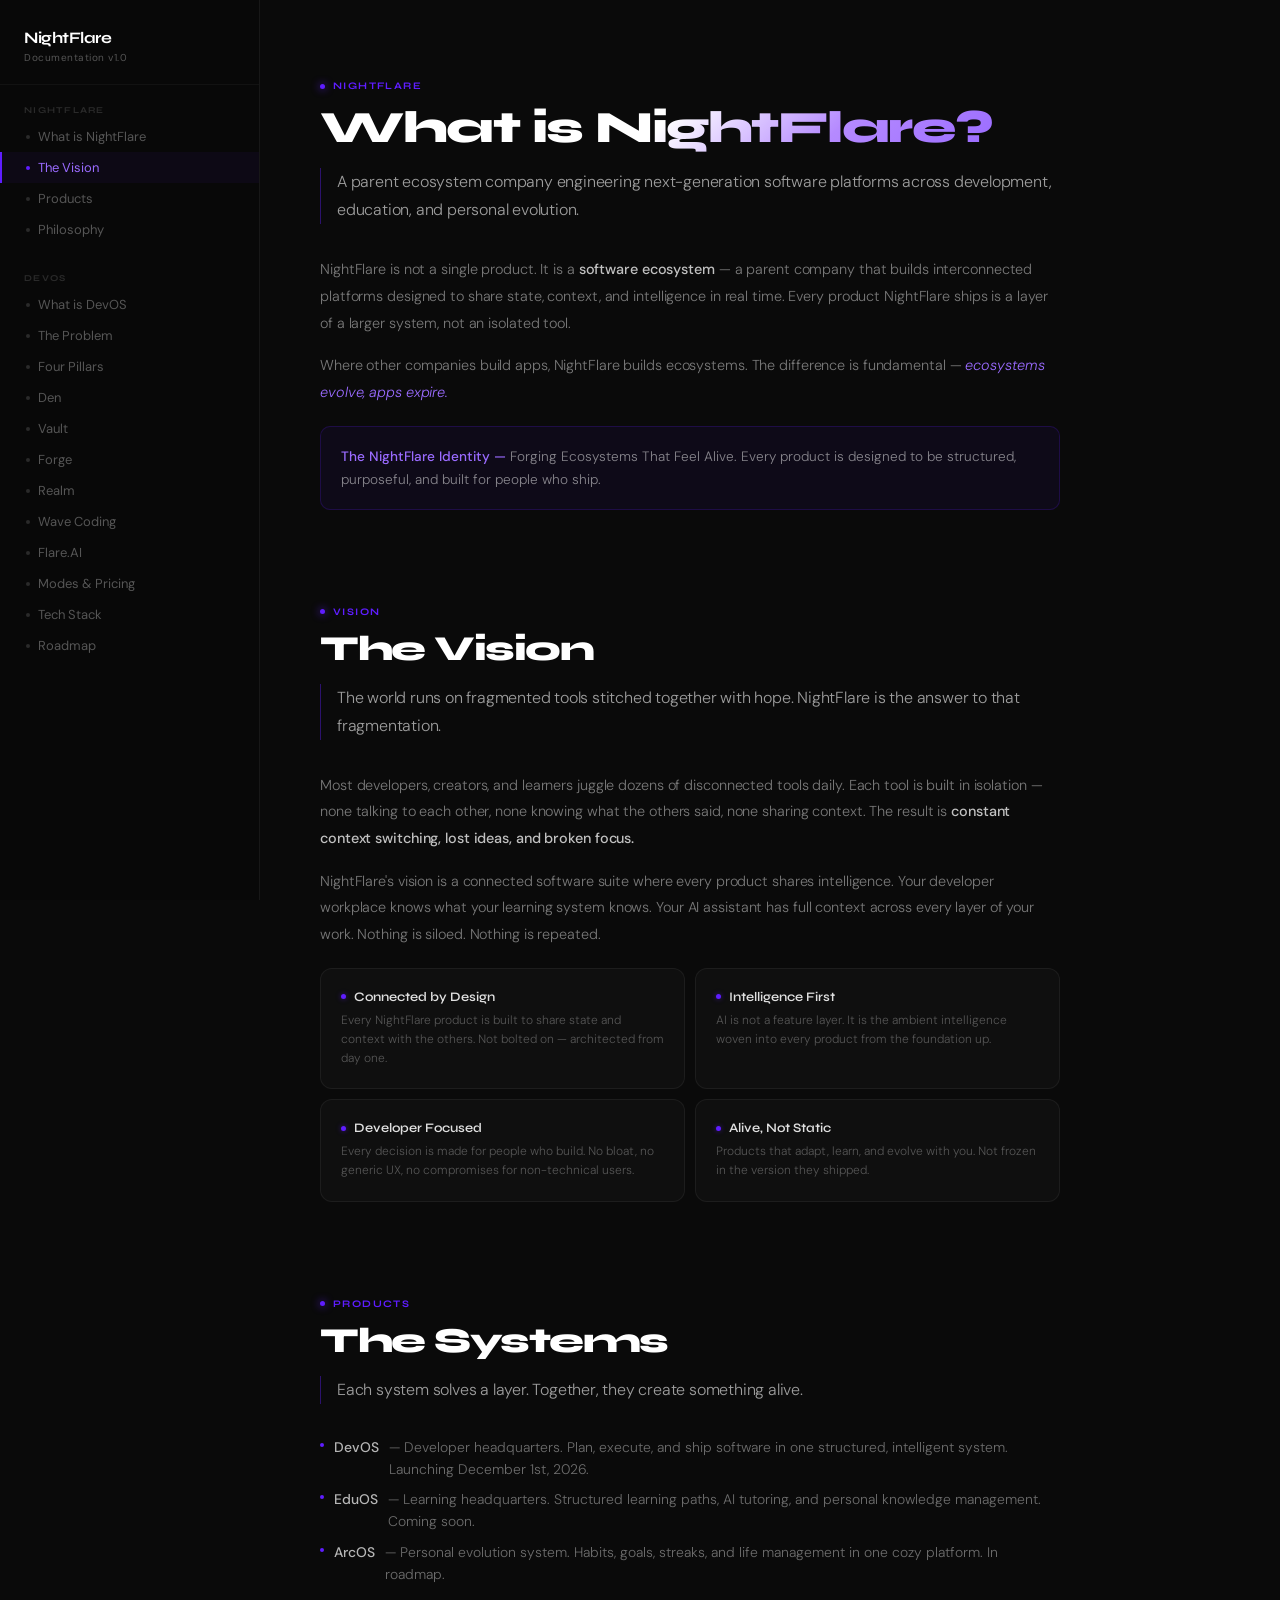
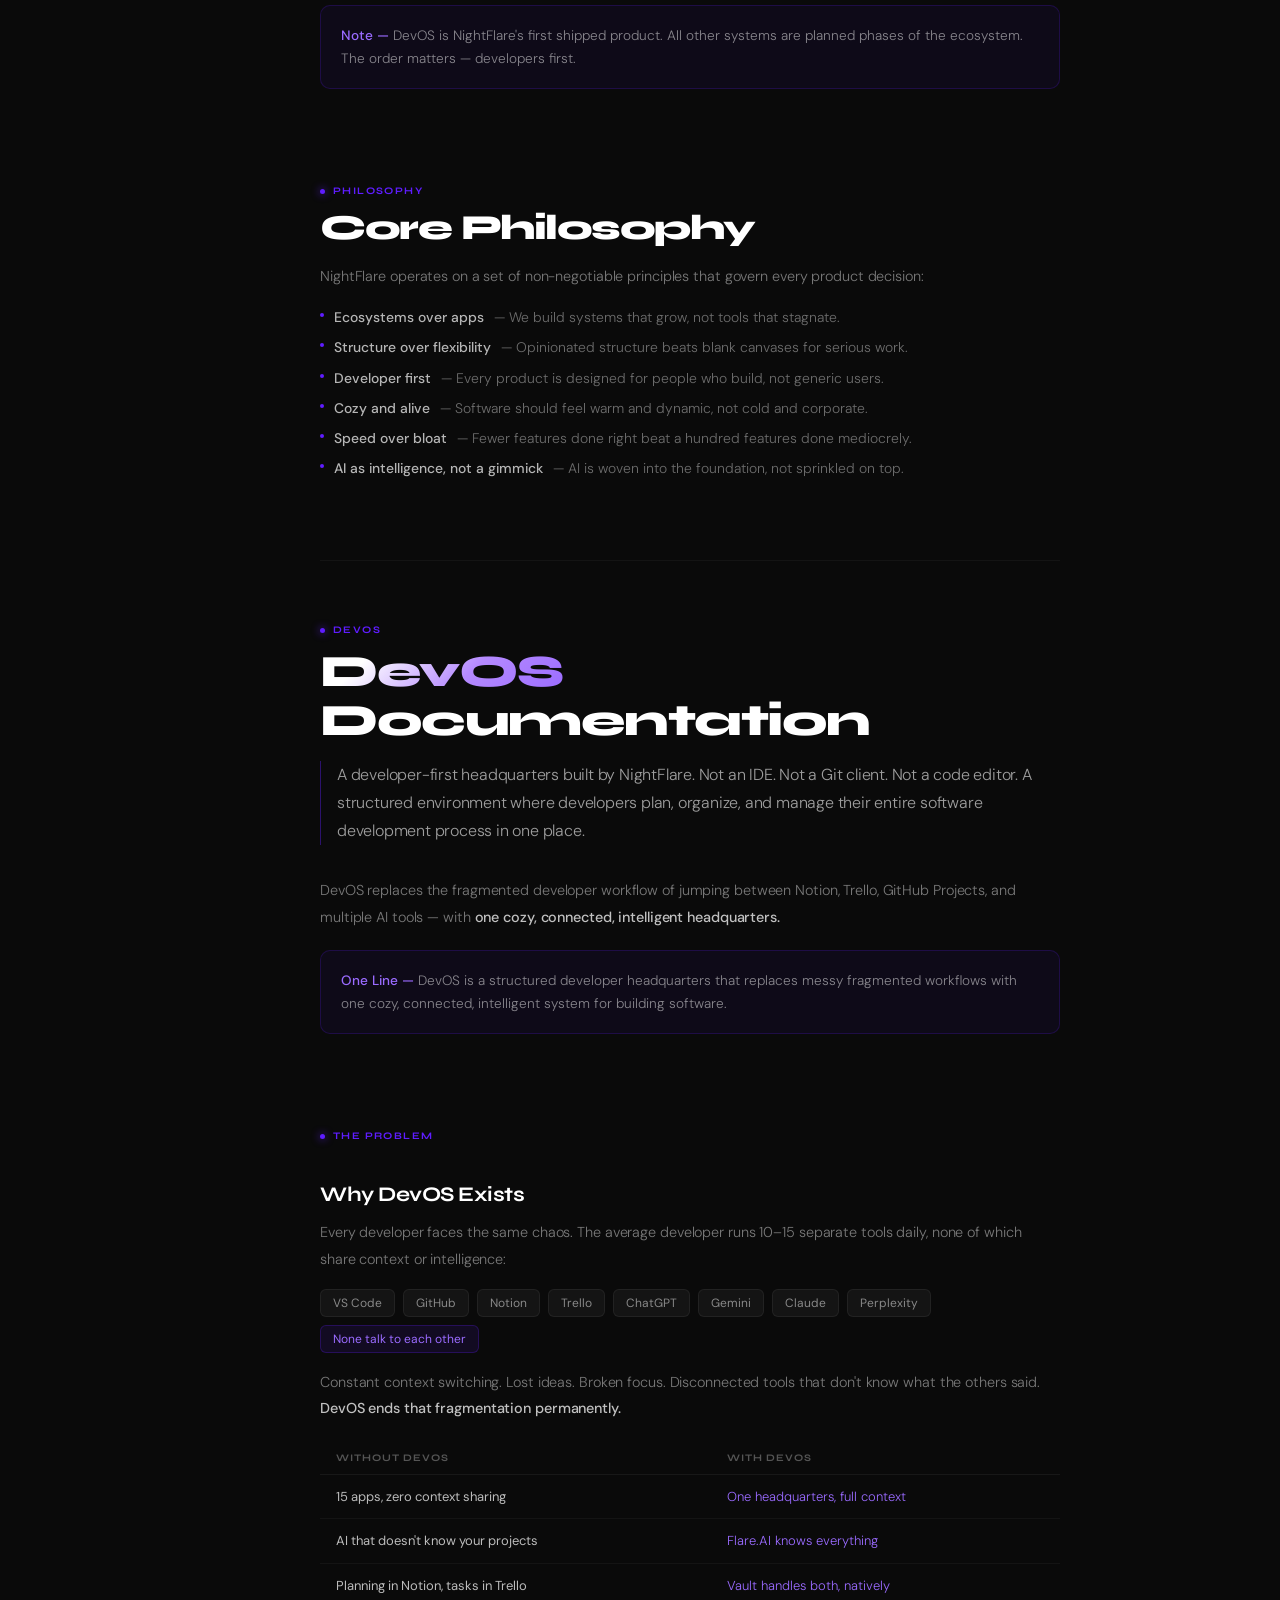
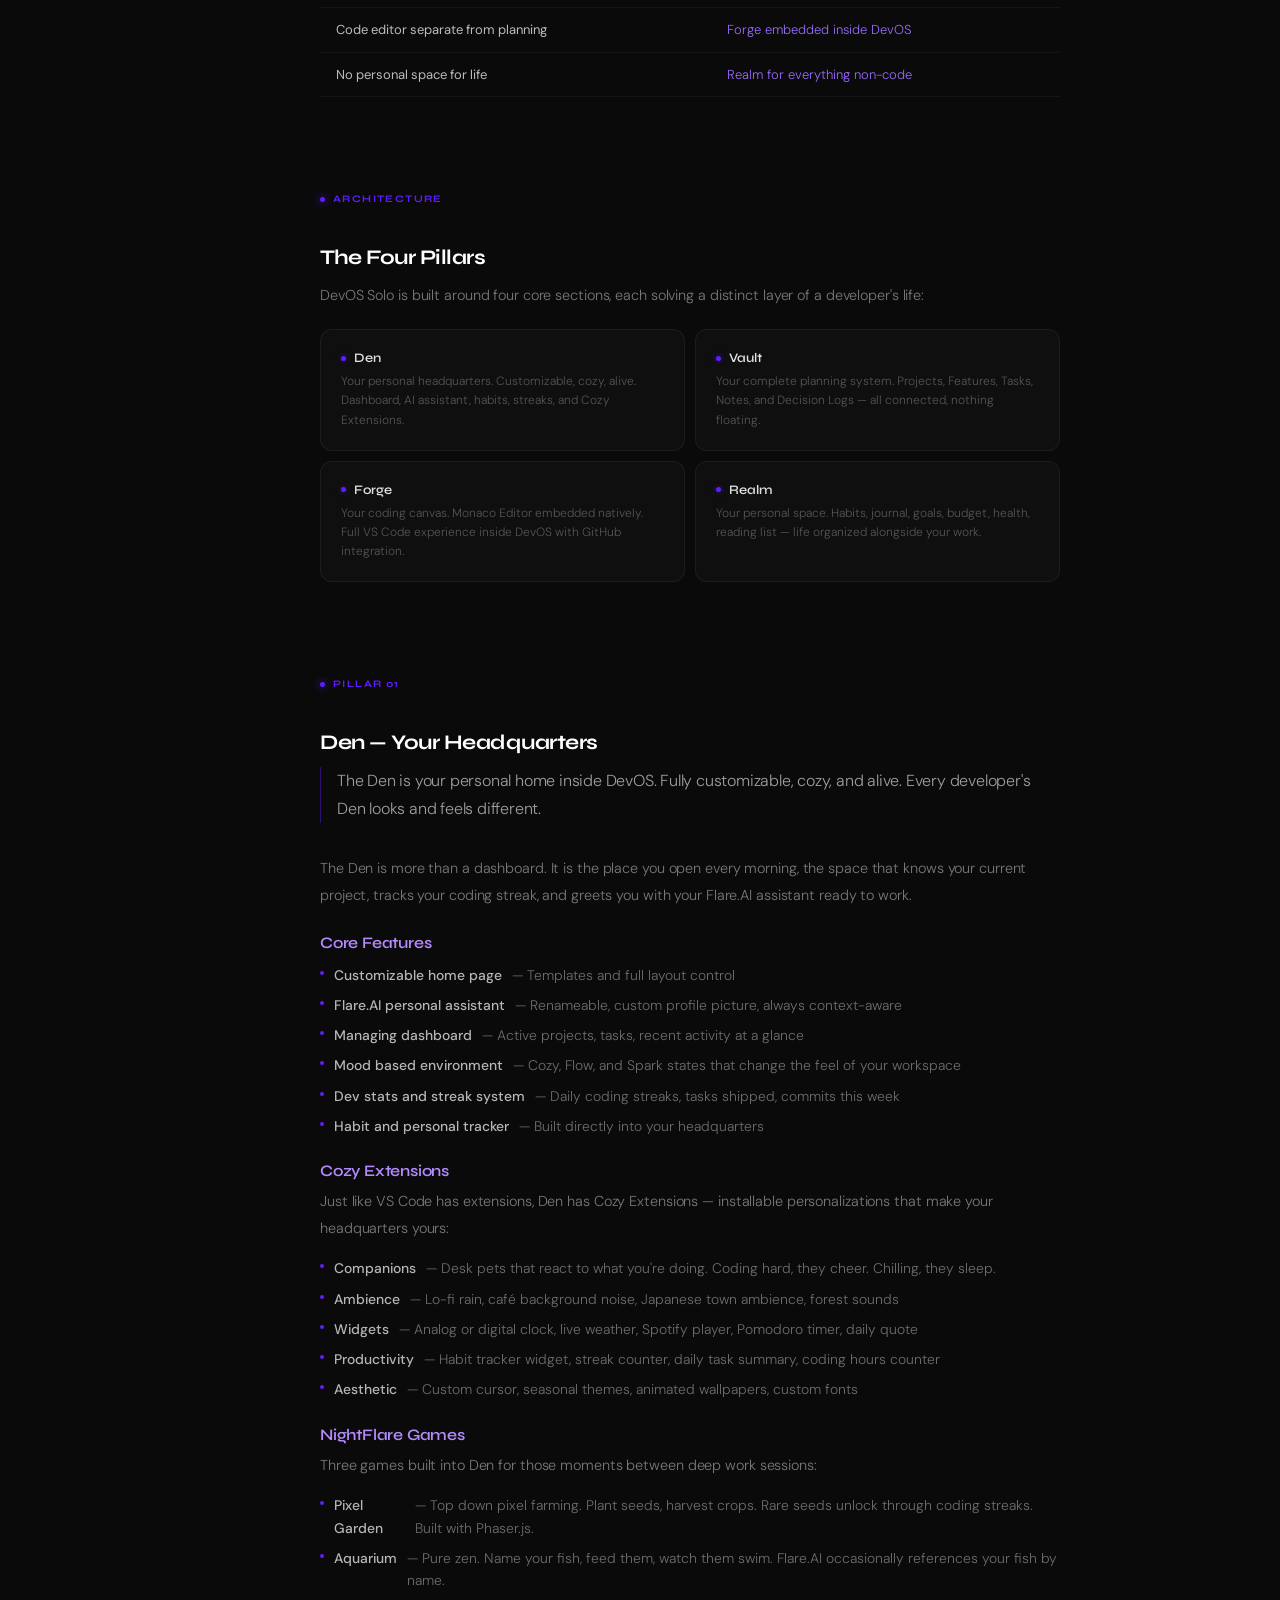
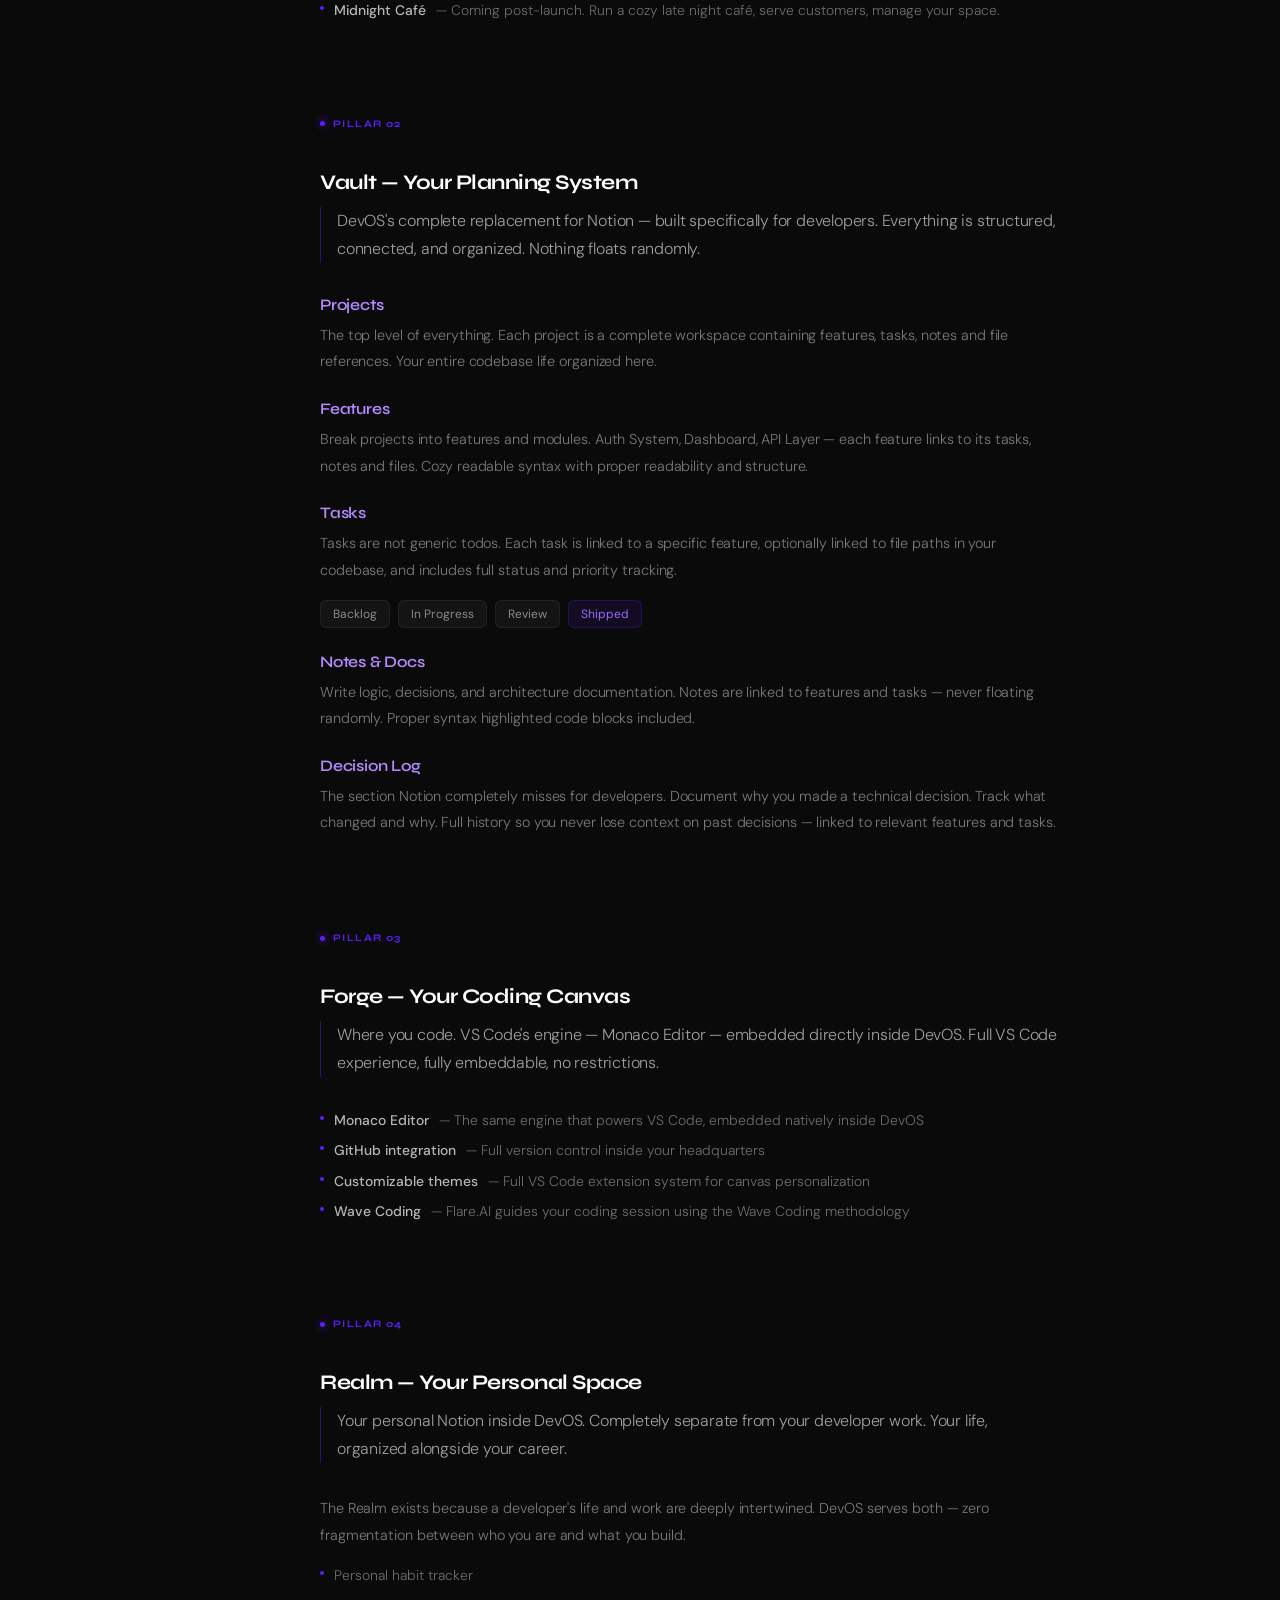
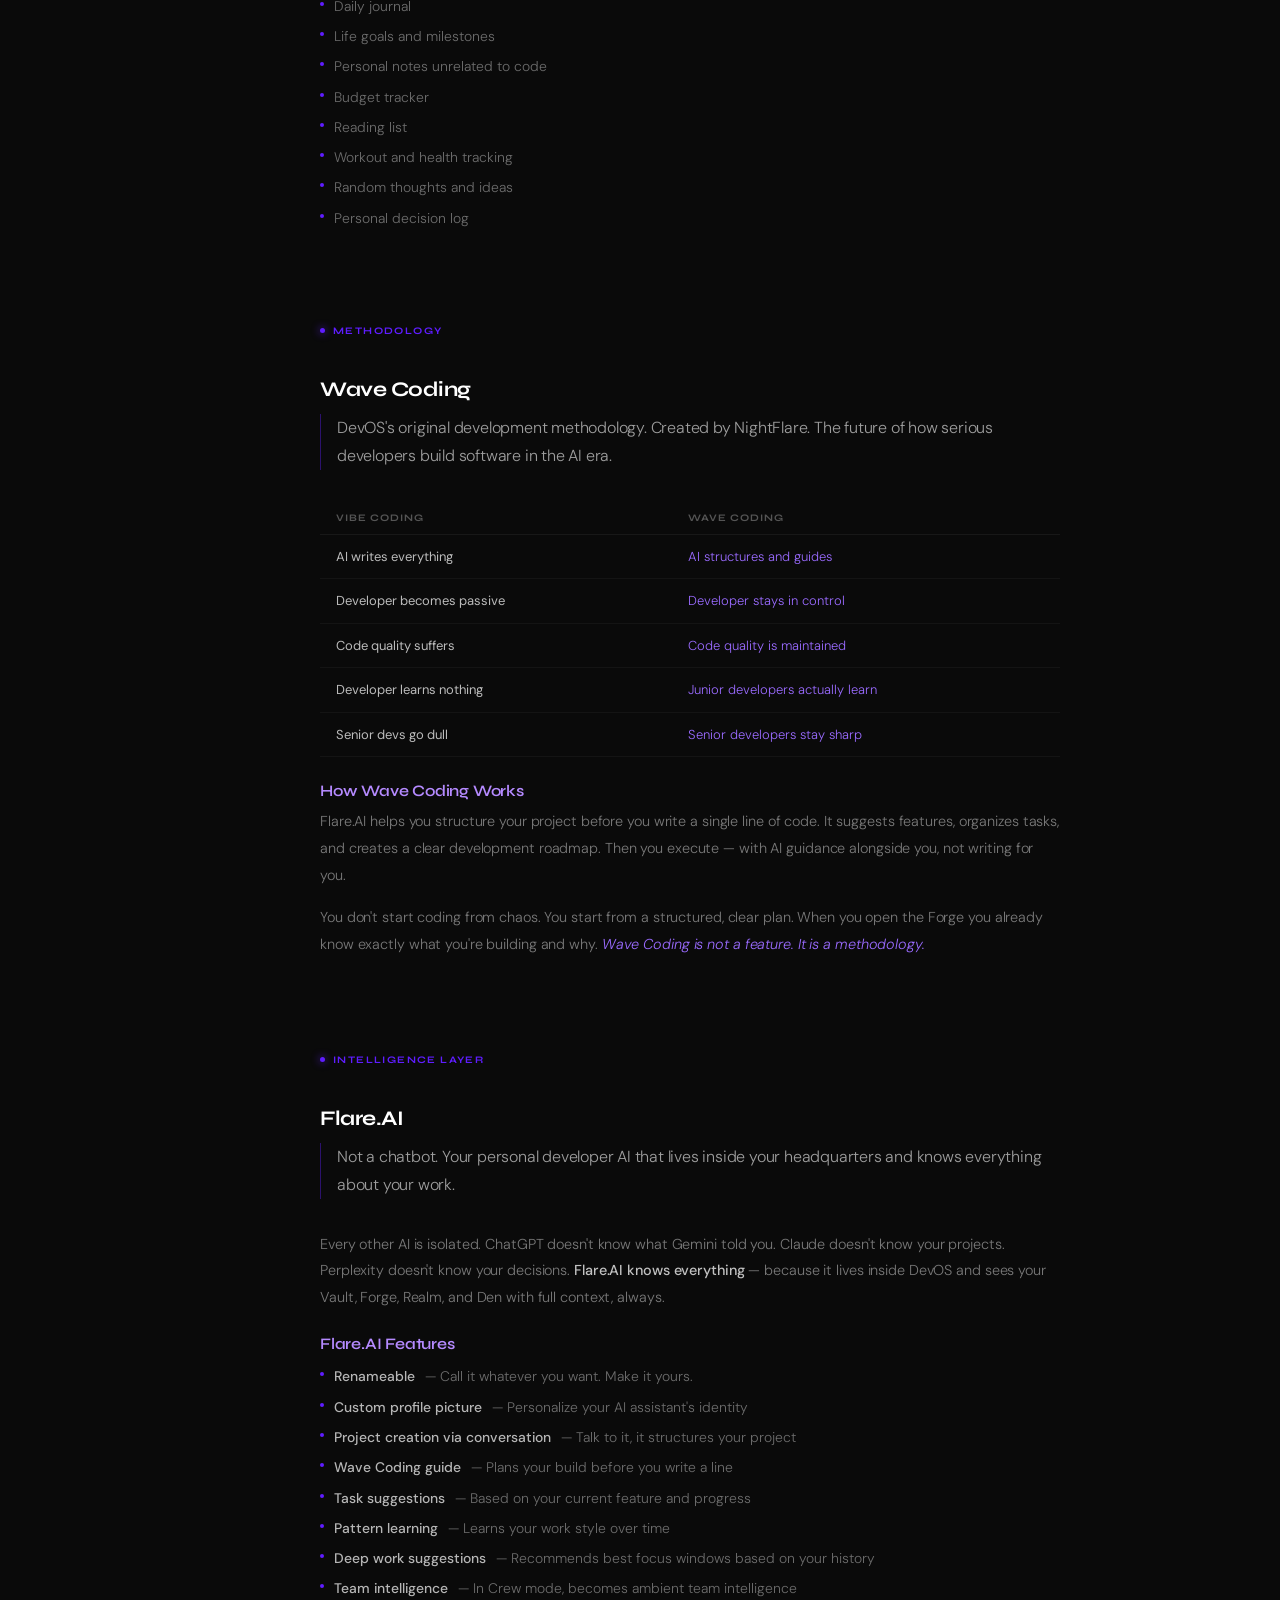
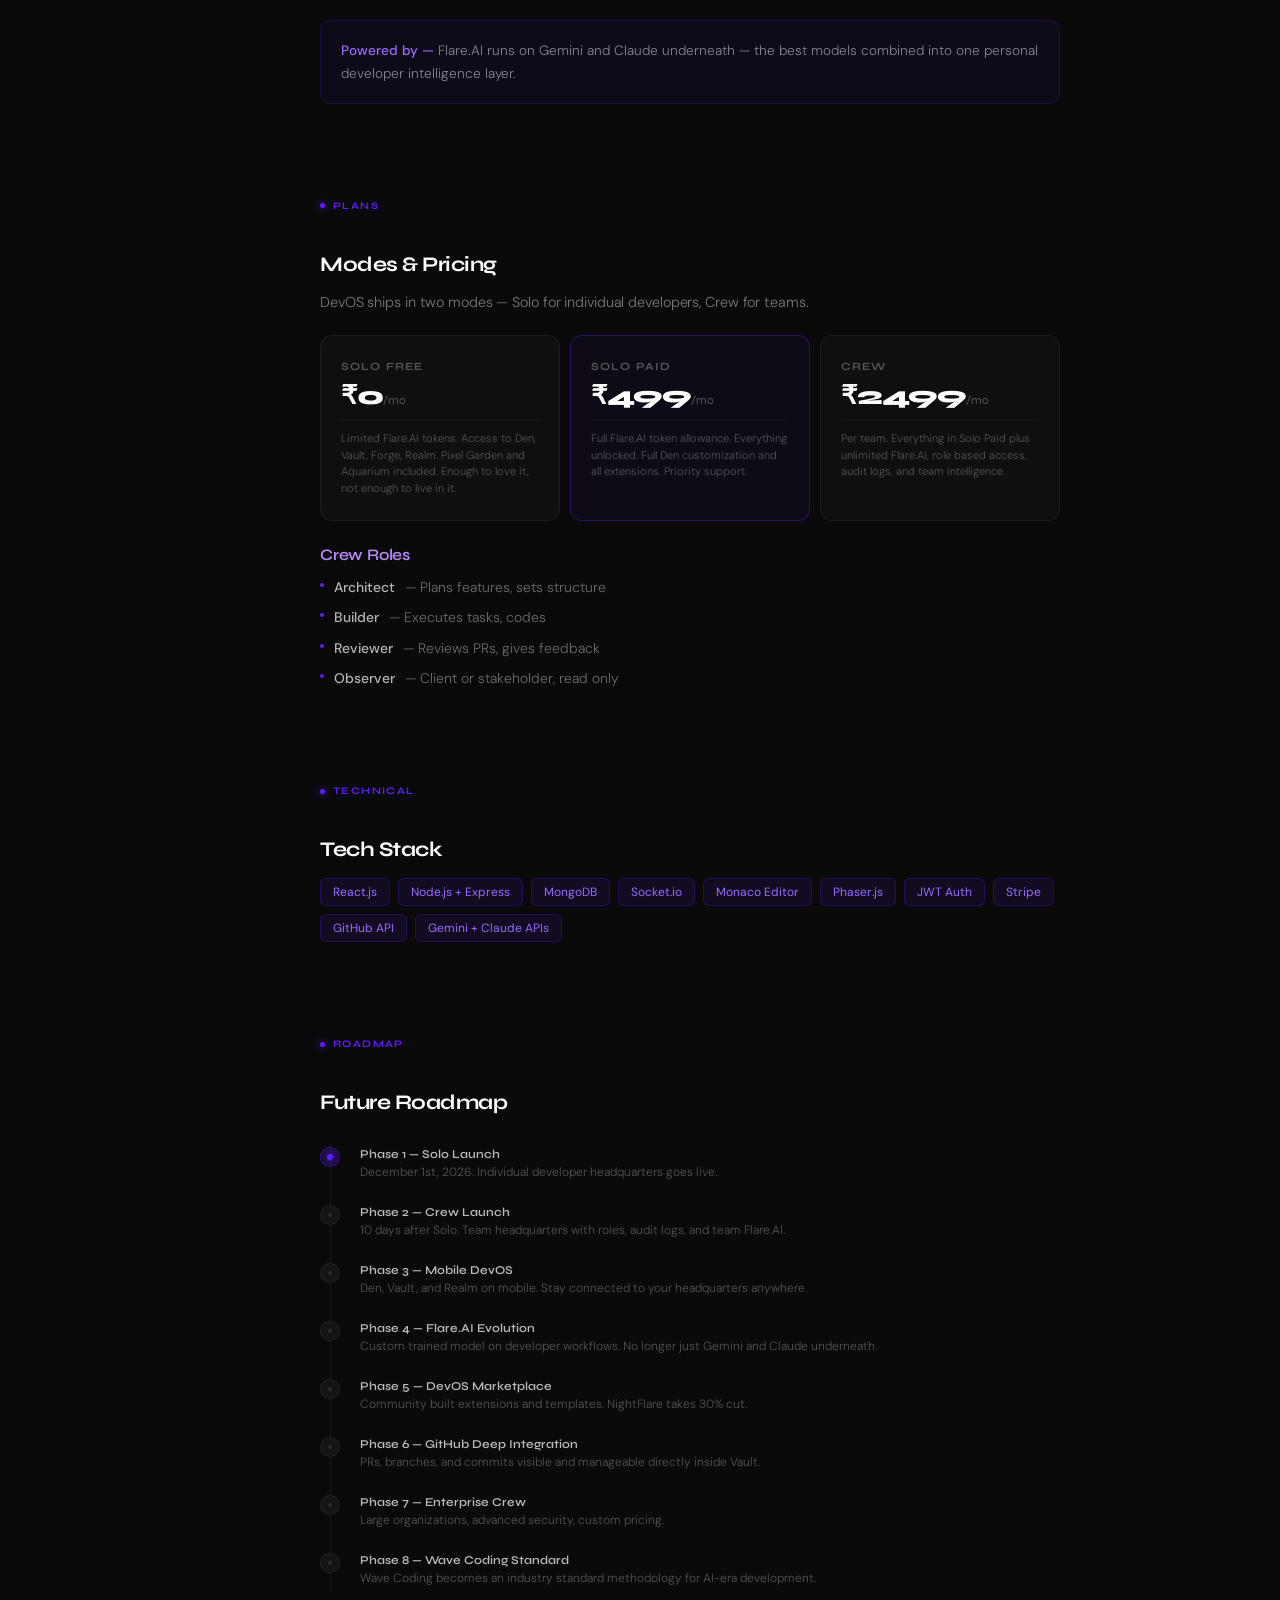
<file: docs.html>
<!DOCTYPE html>
<html lang="en">
<head>
<meta charset="UTF-8">
<meta name="viewport" content="width=device-width, initial-scale=1.0">
<title>Docs — NightFlare</title>
<link href="https://fonts.googleapis.com/css2?family=Syne:wght@400;500;600;700;800&family=DM+Sans:ital,wght@0,300;0,400;0,500;1,300&display=swap" rel="stylesheet">
<style>
*, *::before, *::after { box-sizing: border-box; margin: 0; padding: 0; }

:root {
  --bg: #0a0a0a;
  --surface: #0f0f0f;
  --surface2: #141414;
  --border: rgba(255,255,255,0.06);
  --border2: rgba(255,255,255,0.04);
  --violet-core: #5F1DFF;
  --violet-mid: #9A6BFF;
  --violet-soft: #B58AFF;
  --text: #f0f0f0;
  --muted: #555;
  --subtle: #2a2a2a;
  --nav-width: 260px;
}

html { scroll-behavior: smooth; }

body {
  background: var(--bg);
  color: var(--text);
  font-family: 'DM Sans', sans-serif;
  min-height: 100vh;
  display: flex;
}

/* ── SIDEBAR ── */
.docs-sidebar {
  width: var(--nav-width);
  min-height: 100vh;
  background: #080808;
  border-right: 0.5px solid var(--border);
  position: fixed;
  top: 0; left: 0;
  display: flex;
  flex-direction: column;
  z-index: 100;
  overflow-y: auto;
}

.docs-sidebar-header {
  padding: 28px 24px 20px;
  border-bottom: 0.5px solid var(--border2);
}

.docs-sidebar-logo {
  font-family: 'Syne', sans-serif;
  font-size: 1rem;
  font-weight: 700;
  color: #fff;
  letter-spacing: -0.5px;
  text-decoration: none;
  display: block;
  margin-bottom: 4px;
}

.docs-sidebar-version {
  font-size: 10px;
  color: var(--muted);
  font-weight: 400;
  letter-spacing: 0.05em;
}

.docs-nav {
  padding: 20px 0 40px;
  flex: 1;
}

.docs-nav-section {
  margin-bottom: 28px;
}

.docs-nav-label {
  font-family: 'Syne', sans-serif;
  font-size: 9px;
  font-weight: 700;
  letter-spacing: 0.14em;
  text-transform: uppercase;
  color: var(--subtle);
  padding: 0 24px;
  margin-bottom: 6px;
  display: block;
}

.docs-nav-link {
  display: flex;
  align-items: center;
  gap: 8px;
  padding: 7px 24px;
  font-size: 13px;
  color: var(--muted);
  text-decoration: none;
  font-weight: 400;
  transition: color 0.2s ease, background 0.2s ease;
  border-left: 2px solid transparent;
  margin-left: -0.5px;
}
.docs-nav-link:hover {
  color: #ccc;
  background: rgba(255,255,255,0.02);
}
.docs-nav-link.active {
  color: var(--violet-mid);
  border-left-color: var(--violet-core);
  background: rgba(95,29,255,0.05);
}

.docs-nav-link .nav-dot {
  width: 4px; height: 4px;
  border-radius: 50%;
  background: var(--subtle);
  flex-shrink: 0;
  transition: background 0.2s ease;
}
.docs-nav-link.active .nav-dot,
.docs-nav-link:hover .nav-dot {
  background: var(--violet-core);
}

/* ── MAIN CONTENT ── */
.docs-main {
  margin-left: var(--nav-width);
  flex: 1;
  max-width: 860px;
  padding: 64px 60px 120px;
}

/* ── SECTION ── */
.docs-section {
  margin-bottom: 80px;
  padding-top: 16px;
}

.docs-section-tag {
  font-family: 'Syne', sans-serif;
  font-size: 10px;
  font-weight: 700;
  letter-spacing: 0.14em;
  text-transform: uppercase;
  color: var(--violet-core);
  margin-bottom: 12px;
  display: flex;
  align-items: center;
  gap: 8px;
}
.docs-section-tag::before {
  content: '';
  width: 5px; height: 5px;
  border-radius: 50%;
  background: var(--violet-core);
  box-shadow: 0 0 8px var(--violet-core);
}

.docs-h1 {
  font-family: 'Syne', sans-serif;
  font-size: clamp(2rem, 4vw, 2.8rem);
  font-weight: 800;
  line-height: 1.08;
  letter-spacing: -1.5px;
  color: #fff;
  margin-bottom: 16px;
}

.docs-h1 .accent {
  background: linear-gradient(135deg, #fff 20%, var(--violet-soft) 60%, var(--violet-mid) 100%);
  -webkit-background-clip: text;
  background-clip: text;
  -webkit-text-fill-color: transparent;
}

.docs-h2 {
  font-family: 'Syne', sans-serif;
  font-size: 1.3rem;
  font-weight: 700;
  color: #fff;
  letter-spacing: -0.5px;
  margin: 40px 0 12px;
}

.docs-h3 {
  font-family: 'Syne', sans-serif;
  font-size: 1rem;
  font-weight: 600;
  color: var(--violet-soft);
  letter-spacing: -0.2px;
  margin: 24px 0 8px;
}

.docs-p {
  font-size: 0.9rem;
  color: rgba(255,255,255,0.45);
  line-height: 1.85;
  font-weight: 300;
  letter-spacing: -0.1px;
  margin-bottom: 16px;
}

.docs-p strong {
  color: rgba(255,255,255,0.75);
  font-weight: 500;
}

.docs-p em {
  color: var(--violet-mid);
  font-style: italic;
}

/* LEAD TEXT */
.docs-lead {
  font-size: 1rem;
  color: rgba(255,255,255,0.6);
  line-height: 1.75;
  font-weight: 300;
  letter-spacing: -0.2px;
  margin-bottom: 32px;
  padding-left: 16px;
  border-left: 1.5px solid rgba(95,29,255,0.4);
}

/* DIVIDER */
.docs-divider {
  width: 100%;
  height: 0.5px;
  background: var(--border2);
  margin: 48px 0;
}

/* CALLOUT */
.docs-callout {
  background: rgba(95,29,255,0.06);
  border: 0.5px solid rgba(95,29,255,0.2);
  border-radius: 10px;
  padding: 18px 20px;
  margin: 20px 0;
  font-size: 0.85rem;
  color: rgba(255,255,255,0.5);
  line-height: 1.7;
  font-weight: 300;
}
.docs-callout strong {
  color: var(--violet-mid);
  font-weight: 500;
}

/* PILL LIST */
.docs-pills {
  display: flex;
  flex-wrap: wrap;
  gap: 8px;
  margin: 16px 0;
}
.docs-pill {
  background: var(--surface2);
  border: 0.5px solid var(--border);
  border-radius: 6px;
  padding: 5px 12px;
  font-size: 12px;
  color: #888;
  font-family: 'DM Sans', sans-serif;
  font-weight: 400;
}
.docs-pill.violet {
  background: rgba(95,29,255,0.1);
  border-color: rgba(95,29,255,0.25);
  color: var(--violet-mid);
}

/* FEATURE CARDS */
.docs-cards {
  display: grid;
  grid-template-columns: 1fr 1fr;
  gap: 10px;
  margin: 20px 0;
}
.docs-card {
  background: var(--surface);
  border: 0.5px solid var(--border);
  border-radius: 12px;
  padding: 20px;
  transition: border-color 0.3s ease;
}
.docs-card:hover {
  border-color: rgba(95,29,255,0.3);
}
.docs-card-title {
  font-family: 'Syne', sans-serif;
  font-size: 13px;
  font-weight: 600;
  color: #e0e0e0;
  margin-bottom: 6px;
  display: flex;
  align-items: center;
  gap: 8px;
}
.docs-card-title::before {
  content: '';
  width: 5px; height: 5px;
  border-radius: 50%;
  background: var(--violet-core);
  box-shadow: 0 0 5px rgba(95,29,255,0.5);
  flex-shrink: 0;
}
.docs-card-body {
  font-size: 12px;
  color: var(--muted);
  line-height: 1.6;
  font-weight: 300;
}

/* LIST */
.docs-list {
  list-style: none;
  display: flex;
  flex-direction: column;
  gap: 8px;
  margin: 12px 0 20px;
}
.docs-list li {
  display: flex;
  align-items: flex-start;
  gap: 10px;
  font-size: 0.87rem;
  color: rgba(255,255,255,0.4);
  line-height: 1.6;
  font-weight: 300;
}
.docs-list li::before {
  content: '';
  width: 4px; height: 4px;
  border-radius: 50%;
  background: var(--violet-core);
  flex-shrink: 0;
  margin-top: 7px;
}
.docs-list li strong {
  color: rgba(255,255,255,0.7);
  font-weight: 500;
}

/* COMPARE TABLE */
.docs-compare {
  width: 100%;
  border-collapse: collapse;
  margin: 20px 0;
  font-size: 13px;
}
.docs-compare th {
  font-family: 'Syne', sans-serif;
  font-size: 10px;
  font-weight: 700;
  letter-spacing: 0.1em;
  text-transform: uppercase;
  color: var(--muted);
  padding: 10px 16px;
  border-bottom: 0.5px solid var(--border);
  text-align: left;
}
.docs-compare td {
  padding: 12px 16px;
  border-bottom: 0.5px solid var(--border2);
  color: rgba(255,255,255,0.4);
  font-weight: 300;
  line-height: 1.5;
}
.docs-compare td:first-child {
  color: #bbb;
  font-weight: 400;
}
.docs-compare td.good {
  color: var(--violet-mid);
}
.docs-compare tr:hover td {
  background: rgba(255,255,255,0.01);
}

/* PRICING CARDS */
.docs-pricing {
  display: grid;
  grid-template-columns: repeat(3, 1fr);
  gap: 10px;
  margin: 20px 0;
}
.docs-price-card {
  background: var(--surface);
  border: 0.5px solid var(--border);
  border-radius: 12px;
  padding: 24px 20px;
}
.docs-price-card.featured {
  border-color: rgba(95,29,255,0.35);
  background: rgba(95,29,255,0.05);
}
.docs-price-name {
  font-family: 'Syne', sans-serif;
  font-size: 11px;
  font-weight: 700;
  letter-spacing: 0.1em;
  text-transform: uppercase;
  color: var(--muted);
  margin-bottom: 10px;
}
.docs-price-amount {
  font-family: 'Syne', sans-serif;
  font-size: 1.6rem;
  font-weight: 800;
  color: #fff;
  letter-spacing: -1px;
  line-height: 1;
  margin-bottom: 6px;
}
.docs-price-amount span {
  font-size: 0.75rem;
  color: var(--muted);
  font-weight: 400;
  letter-spacing: 0;
}
.docs-price-desc {
  font-size: 11px;
  color: var(--muted);
  line-height: 1.5;
  font-weight: 300;
  margin-top: 10px;
  padding-top: 10px;
  border-top: 0.5px solid var(--border2);
}

/* ROADMAP */
.docs-roadmap {
  display: flex;
  flex-direction: column;
  gap: 0;
  margin: 20px 0;
  position: relative;
}
.docs-roadmap::before {
  content: '';
  position: absolute;
  left: 10px;
  top: 8px;
  bottom: 8px;
  width: 0.5px;
  background: var(--border);
}
.docs-roadmap-item {
  display: flex;
  gap: 20px;
  align-items: flex-start;
  padding: 12px 0;
  position: relative;
}
.docs-roadmap-dot {
  width: 20px; height: 20px;
  border-radius: 50%;
  background: var(--surface2);
  border: 0.5px solid var(--border);
  flex-shrink: 0;
  display: flex;
  align-items: center;
  justify-content: center;
  z-index: 1;
}
.docs-roadmap-dot.done {
  background: rgba(95,29,255,0.2);
  border-color: rgba(95,29,255,0.4);
}
.docs-roadmap-dot.done::after {
  content: '';
  width: 6px; height: 6px;
  border-radius: 50%;
  background: var(--violet-core);
  box-shadow: 0 0 6px var(--violet-core);
}
.docs-roadmap-dot::after {
  content: '';
  width: 4px; height: 4px;
  border-radius: 50%;
  background: var(--subtle);
}
.docs-roadmap-content {}
.docs-roadmap-phase {
  font-family: 'Syne', sans-serif;
  font-size: 12px;
  font-weight: 600;
  color: #bbb;
  margin-bottom: 2px;
}
.docs-roadmap-desc {
  font-size: 12px;
  color: var(--muted);
  font-weight: 300;
  line-height: 1.5;
}

/* MOBILE SIDEBAR TOGGLE */
.docs-mobile-toggle {
  display: none;
  position: fixed;
  bottom: 24px;
  right: 24px;
  width: 44px; height: 44px;
  border-radius: 12px;
  background: var(--violet-core);
  border: none;
  cursor: pointer;
  z-index: 200;
  align-items: center;
  justify-content: center;
  box-shadow: 0 0 20px rgba(95,29,255,0.4);
}
.docs-mobile-toggle svg {
  width: 18px; height: 18px;
  stroke: white;
  fill: none;
  stroke-width: 1.5;
  stroke-linecap: round;
}

@media (max-width: 768px) {
  .docs-sidebar {
    transform: translateX(-100%);
    transition: transform 0.3s ease;
  }
  .docs-sidebar.open {
    transform: translateX(0);
  }
  .docs-main {
    margin-left: 0;
    padding: 40px 24px 80px;
  }
  .docs-mobile-toggle {
    display: flex;
  }
  .docs-cards,
  .docs-pricing {
    grid-template-columns: 1fr;
  }
}
</style>
</head>
<body>

<!-- SIDEBAR -->
<aside class="docs-sidebar" id="sidebar">
  <div class="docs-sidebar-header">
    <a href="index.html" class="docs-sidebar-logo">NightFlare</a>
    <div class="docs-sidebar-version">Documentation v1.0</div>
  </div>
  <nav class="docs-nav">

    <div class="docs-nav-section">
      <span class="docs-nav-label">NightFlare</span>
      <a href="#nf-what" class="docs-nav-link active"><span class="nav-dot"></span>What is NightFlare</a>
      <a href="#nf-vision" class="docs-nav-link"><span class="nav-dot"></span>The Vision</a>
      <a href="#nf-products" class="docs-nav-link"><span class="nav-dot"></span>Products</a>
      <a href="#nf-philosophy" class="docs-nav-link"><span class="nav-dot"></span>Philosophy</a>
    </div>

    <div class="docs-nav-section">
      <span class="docs-nav-label">DevOS</span>
      <a href="#devos-what" class="docs-nav-link"><span class="nav-dot"></span>What is DevOS</a>
      <a href="#devos-problem" class="docs-nav-link"><span class="nav-dot"></span>The Problem</a>
      <a href="#devos-pillars" class="docs-nav-link"><span class="nav-dot"></span>Four Pillars</a>
      <a href="#devos-den" class="docs-nav-link"><span class="nav-dot"></span>Den</a>
      <a href="#devos-vault" class="docs-nav-link"><span class="nav-dot"></span>Vault</a>
      <a href="#devos-forge" class="docs-nav-link"><span class="nav-dot"></span>Forge</a>
      <a href="#devos-realm" class="docs-nav-link"><span class="nav-dot"></span>Realm</a>
      <a href="#devos-wave" class="docs-nav-link"><span class="nav-dot"></span>Wave Coding</a>
      <a href="#devos-flare" class="docs-nav-link"><span class="nav-dot"></span>Flare.AI</a>
      <a href="#devos-modes" class="docs-nav-link"><span class="nav-dot"></span>Modes & Pricing</a>
      <a href="#devos-stack" class="docs-nav-link"><span class="nav-dot"></span>Tech Stack</a>
      <a href="#devos-roadmap" class="docs-nav-link"><span class="nav-dot"></span>Roadmap</a>
    </div>

  </nav>
</aside>

<!-- MAIN -->
<main class="docs-main">

  <!-- ── NIGHTFLARE DOCS ── -->

  <div class="docs-section" id="nf-what">
    <div class="docs-section-tag">NightFlare</div>
    <h1 class="docs-h1">What is <span class="accent">NightFlare?</span></h1>
    <p class="docs-lead">A parent ecosystem company engineering next-generation software platforms across development, education, and personal evolution.</p>
    <p class="docs-p">NightFlare is not a single product. It is a <strong>software ecosystem</strong> — a parent company that builds interconnected platforms designed to share state, context, and intelligence in real time. Every product NightFlare ships is a layer of a larger system, not an isolated tool.</p>
    <p class="docs-p">Where other companies build apps, NightFlare builds ecosystems. The difference is fundamental — <em>ecosystems evolve, apps expire.</em></p>
    <div class="docs-callout">
      <strong>The NightFlare Identity —</strong> Forging Ecosystems That Feel Alive. Every product is designed to be structured, purposeful, and built for people who ship.
    </div>
  </div>

  <div class="docs-section" id="nf-vision">
    <div class="docs-section-tag">Vision</div>
    <h2 class="docs-h1" style="font-size: clamp(1.6rem, 3vw, 2.2rem)">The Vision</h2>
    <p class="docs-lead">The world runs on fragmented tools stitched together with hope. NightFlare is the answer to that fragmentation.</p>
    <p class="docs-p">Most developers, creators, and learners juggle dozens of disconnected tools daily. Each tool is built in isolation — none talking to each other, none knowing what the others said, none sharing context. The result is <strong>constant context switching, lost ideas, and broken focus.</strong></p>
    <p class="docs-p">NightFlare's vision is a connected software suite where every product shares intelligence. Your developer workplace knows what your learning system knows. Your AI assistant has full context across every layer of your work. Nothing is siloed. Nothing is repeated.</p>
    <div class="docs-cards">
      <div class="docs-card">
        <div class="docs-card-title">Connected by Design</div>
        <div class="docs-card-body">Every NightFlare product is built to share state and context with the others. Not bolted on — architected from day one.</div>
      </div>
      <div class="docs-card">
        <div class="docs-card-title">Intelligence First</div>
        <div class="docs-card-body">AI is not a feature layer. It is the ambient intelligence woven into every product from the foundation up.</div>
      </div>
      <div class="docs-card">
        <div class="docs-card-title">Developer Focused</div>
        <div class="docs-card-body">Every decision is made for people who build. No bloat, no generic UX, no compromises for non-technical users.</div>
      </div>
      <div class="docs-card">
        <div class="docs-card-title">Alive, Not Static</div>
        <div class="docs-card-body">Products that adapt, learn, and evolve with you. Not frozen in the version they shipped.</div>
      </div>
    </div>
  </div>

  <div class="docs-section" id="nf-products">
    <div class="docs-section-tag">Products</div>
    <h2 class="docs-h1" style="font-size: clamp(1.6rem, 3vw, 2.2rem)">The Systems</h2>
    <p class="docs-lead">Each system solves a layer. Together, they create something alive.</p>
    <ul class="docs-list">
      <li><strong>DevOS</strong> — Developer headquarters. Plan, execute, and ship software in one structured, intelligent system. Launching December 1st, 2026.</li>
      <li><strong>EduOS</strong> — Learning headquarters. Structured learning paths, AI tutoring, and personal knowledge management. Coming soon.</li>
      <li><strong>ArcOS</strong> — Personal evolution system. Habits, goals, streaks, and life management in one cozy platform. In roadmap.</li>
    </ul>
    <div class="docs-callout">
      <strong>Note —</strong> DevOS is NightFlare's first shipped product. All other systems are planned phases of the ecosystem. The order matters — developers first.
    </div>
  </div>

  <div class="docs-section" id="nf-philosophy">
    <div class="docs-section-tag">Philosophy</div>
    <h2 class="docs-h1" style="font-size: clamp(1.6rem, 3vw, 2.2rem)">Core Philosophy</h2>
    <p class="docs-p">NightFlare operates on a set of non-negotiable principles that govern every product decision:</p>
    <ul class="docs-list">
      <li><strong>Ecosystems over apps</strong> — We build systems that grow, not tools that stagnate.</li>
      <li><strong>Structure over flexibility</strong> — Opinionated structure beats blank canvases for serious work.</li>
      <li><strong>Developer first</strong> — Every product is designed for people who build, not generic users.</li>
      <li><strong>Cozy and alive</strong> — Software should feel warm and dynamic, not cold and corporate.</li>
      <li><strong>Speed over bloat</strong> — Fewer features done right beat a hundred features done mediocrely.</li>
      <li><strong>AI as intelligence, not a gimmick</strong> — AI is woven into the foundation, not sprinkled on top.</li>
    </ul>
  </div>

  <div class="docs-divider"></div>

  <!-- ── DEVOS DOCS ── -->

  <div class="docs-section" id="devos-what">
    <div class="docs-section-tag">DevOS</div>
    <h1 class="docs-h1"><span class="accent">DevOS</span> Documentation</h1>
    <p class="docs-lead">A developer-first headquarters built by NightFlare. Not an IDE. Not a Git client. Not a code editor. A structured environment where developers plan, organize, and manage their entire software development process in one place.</p>
    <p class="docs-p">DevOS replaces the fragmented developer workflow of jumping between Notion, Trello, GitHub Projects, and multiple AI tools — with <strong>one cozy, connected, intelligent headquarters.</strong></p>
    <div class="docs-callout">
      <strong>One Line —</strong> DevOS is a structured developer headquarters that replaces messy fragmented workflows with one cozy, connected, intelligent system for building software.
    </div>
  </div>

  <div class="docs-section" id="devos-problem">
    <div class="docs-section-tag">The Problem</div>
    <h2 class="docs-h2">Why DevOS Exists</h2>
    <p class="docs-p">Every developer faces the same chaos. The average developer runs 10–15 separate tools daily, none of which share context or intelligence:</p>
    <div class="docs-pills">
      <span class="docs-pill">VS Code</span>
      <span class="docs-pill">GitHub</span>
      <span class="docs-pill">Notion</span>
      <span class="docs-pill">Trello</span>
      <span class="docs-pill">ChatGPT</span>
      <span class="docs-pill">Gemini</span>
      <span class="docs-pill">Claude</span>
      <span class="docs-pill">Perplexity</span>
      <span class="docs-pill violet">None talk to each other</span>
    </div>
    <p class="docs-p">Constant context switching. Lost ideas. Broken focus. Disconnected tools that don't know what the others said. <strong>DevOS ends that fragmentation permanently.</strong></p>
    <table class="docs-compare">
      <thead>
        <tr>
          <th>Without DevOS</th>
          <th>With DevOS</th>
        </tr>
      </thead>
      <tbody>
        <tr><td>15 apps, zero context sharing</td><td class="good">One headquarters, full context</td></tr>
        <tr><td>AI that doesn't know your projects</td><td class="good">Flare.AI knows everything</td></tr>
        <tr><td>Planning in Notion, tasks in Trello</td><td class="good">Vault handles both, natively</td></tr>
        <tr><td>Code editor separate from planning</td><td class="good">Forge embedded inside DevOS</td></tr>
        <tr><td>No personal space for life</td><td class="good">Realm for everything non-code</td></tr>
      </tbody>
    </table>
  </div>

  <div class="docs-section" id="devos-pillars">
    <div class="docs-section-tag">Architecture</div>
    <h2 class="docs-h2">The Four Pillars</h2>
    <p class="docs-p">DevOS Solo is built around four core sections, each solving a distinct layer of a developer's life:</p>
    <div class="docs-cards">
      <div class="docs-card">
        <div class="docs-card-title">Den</div>
        <div class="docs-card-body">Your personal headquarters. Customizable, cozy, alive. Dashboard, AI assistant, habits, streaks, and Cozy Extensions.</div>
      </div>
      <div class="docs-card">
        <div class="docs-card-title">Vault</div>
        <div class="docs-card-body">Your complete planning system. Projects, Features, Tasks, Notes, and Decision Logs — all connected, nothing floating.</div>
      </div>
      <div class="docs-card">
        <div class="docs-card-title">Forge</div>
        <div class="docs-card-body">Your coding canvas. Monaco Editor embedded natively. Full VS Code experience inside DevOS with GitHub integration.</div>
      </div>
      <div class="docs-card">
        <div class="docs-card-title">Realm</div>
        <div class="docs-card-body">Your personal space. Habits, journal, goals, budget, health, reading list — life organized alongside your work.</div>
      </div>
    </div>
  </div>

  <div class="docs-section" id="devos-den">
    <div class="docs-section-tag">Pillar 01</div>
    <h2 class="docs-h2">Den — Your Headquarters</h2>
    <p class="docs-lead">The Den is your personal home inside DevOS. Fully customizable, cozy, and alive. Every developer's Den looks and feels different.</p>
    <p class="docs-p">The Den is more than a dashboard. It is the place you open every morning, the space that knows your current project, tracks your coding streak, and greets you with your Flare.AI assistant ready to work.</p>
    <h3 class="docs-h3">Core Features</h3>
    <ul class="docs-list">
      <li><strong>Customizable home page</strong> — Templates and full layout control</li>
      <li><strong>Flare.AI personal assistant</strong> — Renameable, custom profile picture, always context-aware</li>
      <li><strong>Managing dashboard</strong> — Active projects, tasks, recent activity at a glance</li>
      <li><strong>Mood based environment</strong> — Cozy, Flow, and Spark states that change the feel of your workspace</li>
      <li><strong>Dev stats and streak system</strong> — Daily coding streaks, tasks shipped, commits this week</li>
      <li><strong>Habit and personal tracker</strong> — Built directly into your headquarters</li>
    </ul>
    <h3 class="docs-h3">Cozy Extensions</h3>
    <p class="docs-p">Just like VS Code has extensions, Den has Cozy Extensions — installable personalizations that make your headquarters yours:</p>
    <ul class="docs-list">
      <li><strong>Companions</strong> — Desk pets that react to what you're doing. Coding hard, they cheer. Chilling, they sleep.</li>
      <li><strong>Ambience</strong> — Lo-fi rain, café background noise, Japanese town ambience, forest sounds</li>
      <li><strong>Widgets</strong> — Analog or digital clock, live weather, Spotify player, Pomodoro timer, daily quote</li>
      <li><strong>Productivity</strong> — Habit tracker widget, streak counter, daily task summary, coding hours counter</li>
      <li><strong>Aesthetic</strong> — Custom cursor, seasonal themes, animated wallpapers, custom fonts</li>
    </ul>
    <h3 class="docs-h3">NightFlare Games</h3>
    <p class="docs-p">Three games built into Den for those moments between deep work sessions:</p>
    <ul class="docs-list">
      <li><strong>Pixel Garden</strong> — Top down pixel farming. Plant seeds, harvest crops. Rare seeds unlock through coding streaks. Built with Phaser.js.</li>
      <li><strong>Aquarium</strong> — Pure zen. Name your fish, feed them, watch them swim. Flare.AI occasionally references your fish by name.</li>
      <li><strong>Midnight Café</strong> — Coming post-launch. Run a cozy late night café, serve customers, manage your space.</li>
    </ul>
  </div>

  <div class="docs-section" id="devos-vault">
    <div class="docs-section-tag">Pillar 02</div>
    <h2 class="docs-h2">Vault — Your Planning System</h2>
    <p class="docs-lead">DevOS's complete replacement for Notion — built specifically for developers. Everything is structured, connected, and organized. Nothing floats randomly.</p>
    <h3 class="docs-h3">Projects</h3>
    <p class="docs-p">The top level of everything. Each project is a complete workspace containing features, tasks, notes and file references. Your entire codebase life organized here.</p>
    <h3 class="docs-h3">Features</h3>
    <p class="docs-p">Break projects into features and modules. Auth System, Dashboard, API Layer — each feature links to its tasks, notes and files. Cozy readable syntax with proper readability and structure.</p>
    <h3 class="docs-h3">Tasks</h3>
    <p class="docs-p">Tasks are not generic todos. Each task is linked to a specific feature, optionally linked to file paths in your codebase, and includes full status and priority tracking.</p>
    <div class="docs-pills">
      <span class="docs-pill">Backlog</span>
      <span class="docs-pill">In Progress</span>
      <span class="docs-pill">Review</span>
      <span class="docs-pill violet">Shipped</span>
    </div>
    <h3 class="docs-h3">Notes & Docs</h3>
    <p class="docs-p">Write logic, decisions, and architecture documentation. Notes are linked to features and tasks — never floating randomly. Proper syntax highlighted code blocks included.</p>
    <h3 class="docs-h3">Decision Log</h3>
    <p class="docs-p">The section Notion completely misses for developers. Document why you made a technical decision. Track what changed and why. Full history so you never lose context on past decisions — linked to relevant features and tasks.</p>
  </div>

  <div class="docs-section" id="devos-forge">
    <div class="docs-section-tag">Pillar 03</div>
    <h2 class="docs-h2">Forge — Your Coding Canvas</h2>
    <p class="docs-lead">Where you code. VS Code's engine — Monaco Editor — embedded directly inside DevOS. Full VS Code experience, fully embeddable, no restrictions.</p>
    <ul class="docs-list">
      <li><strong>Monaco Editor</strong> — The same engine that powers VS Code, embedded natively inside DevOS</li>
      <li><strong>GitHub integration</strong> — Full version control inside your headquarters</li>
      <li><strong>Customizable themes</strong> — Full VS Code extension system for canvas personalization</li>
      <li><strong>Wave Coding</strong> — Flare.AI guides your coding session using the Wave Coding methodology</li>
    </ul>
  </div>

  <div class="docs-section" id="devos-realm">
    <div class="docs-section-tag">Pillar 04</div>
    <h2 class="docs-h2">Realm — Your Personal Space</h2>
    <p class="docs-lead">Your personal Notion inside DevOS. Completely separate from your developer work. Your life, organized alongside your career.</p>
    <p class="docs-p">The Realm exists because a developer's life and work are deeply intertwined. DevOS serves both — zero fragmentation between who you are and what you build.</p>
    <ul class="docs-list">
      <li>Personal habit tracker</li>
      <li>Daily journal</li>
      <li>Life goals and milestones</li>
      <li>Personal notes unrelated to code</li>
      <li>Budget tracker</li>
      <li>Reading list</li>
      <li>Workout and health tracking</li>
      <li>Random thoughts and ideas</li>
      <li>Personal decision log</li>
    </ul>
  </div>

  <div class="docs-section" id="devos-wave">
    <div class="docs-section-tag">Methodology</div>
    <h2 class="docs-h2">Wave Coding</h2>
    <p class="docs-lead">DevOS's original development methodology. Created by NightFlare. The future of how serious developers build software in the AI era.</p>
    <table class="docs-compare">
      <thead>
        <tr>
          <th>Vibe Coding</th>
          <th>Wave Coding</th>
        </tr>
      </thead>
      <tbody>
        <tr><td>AI writes everything</td><td class="good">AI structures and guides</td></tr>
        <tr><td>Developer becomes passive</td><td class="good">Developer stays in control</td></tr>
        <tr><td>Code quality suffers</td><td class="good">Code quality is maintained</td></tr>
        <tr><td>Developer learns nothing</td><td class="good">Junior developers actually learn</td></tr>
        <tr><td>Senior devs go dull</td><td class="good">Senior developers stay sharp</td></tr>
      </tbody>
    </table>
    <h3 class="docs-h3">How Wave Coding Works</h3>
    <p class="docs-p">Flare.AI helps you structure your project before you write a single line of code. It suggests features, organizes tasks, and creates a clear development roadmap. Then you execute — with AI guidance alongside you, not writing for you.</p>
    <p class="docs-p">You don't start coding from chaos. You start from a structured, clear plan. When you open the Forge you already know exactly what you're building and why. <em>Wave Coding is not a feature. It is a methodology.</em></p>
  </div>

  <div class="docs-section" id="devos-flare">
    <div class="docs-section-tag">Intelligence Layer</div>
    <h2 class="docs-h2">Flare.AI</h2>
    <p class="docs-lead">Not a chatbot. Your personal developer AI that lives inside your headquarters and knows everything about your work.</p>
    <p class="docs-p">Every other AI is isolated. ChatGPT doesn't know what Gemini told you. Claude doesn't know your projects. Perplexity doesn't know your decisions. <strong>Flare.AI knows everything</strong> — because it lives inside DevOS and sees your Vault, Forge, Realm, and Den with full context, always.</p>
    <h3 class="docs-h3">Flare.AI Features</h3>
    <ul class="docs-list">
      <li><strong>Renameable</strong> — Call it whatever you want. Make it yours.</li>
      <li><strong>Custom profile picture</strong> — Personalize your AI assistant's identity</li>
      <li><strong>Project creation via conversation</strong> — Talk to it, it structures your project</li>
      <li><strong>Wave Coding guide</strong> — Plans your build before you write a line</li>
      <li><strong>Task suggestions</strong> — Based on your current feature and progress</li>
      <li><strong>Pattern learning</strong> — Learns your work style over time</li>
      <li><strong>Deep work suggestions</strong> — Recommends best focus windows based on your history</li>
      <li><strong>Team intelligence</strong> — In Crew mode, becomes ambient team intelligence</li>
    </ul>
    <div class="docs-callout">
      <strong>Powered by —</strong> Flare.AI runs on Gemini and Claude underneath — the best models combined into one personal developer intelligence layer.
    </div>
  </div>

  <div class="docs-section" id="devos-modes">
    <div class="docs-section-tag">Plans</div>
    <h2 class="docs-h2">Modes & Pricing</h2>
    <p class="docs-p">DevOS ships in two modes — Solo for individual developers, Crew for teams.</p>
    <div class="docs-pricing">
      <div class="docs-price-card">
        <div class="docs-price-name">Solo Free</div>
        <div class="docs-price-amount">₹0<span>/mo</span></div>
        <div class="docs-price-desc">Limited Flare.AI tokens. Access to Den, Vault, Forge, Realm. Pixel Garden and Aquarium included. Enough to love it, not enough to live in it.</div>
      </div>
      <div class="docs-price-card featured">
        <div class="docs-price-name">Solo Paid</div>
        <div class="docs-price-amount">₹499<span>/mo</span></div>
        <div class="docs-price-desc">Full Flare.AI token allowance. Everything unlocked. Full Den customization and all extensions. Priority support.</div>
      </div>
      <div class="docs-price-card">
        <div class="docs-price-name">Crew</div>
        <div class="docs-price-amount">₹2499<span>/mo</span></div>
        <div class="docs-price-desc">Per team. Everything in Solo Paid plus unlimited Flare.AI, role based access, audit logs, and team intelligence.</div>
      </div>
    </div>
    <h3 class="docs-h3">Crew Roles</h3>
    <ul class="docs-list">
      <li><strong>Architect</strong> — Plans features, sets structure</li>
      <li><strong>Builder</strong> — Executes tasks, codes</li>
      <li><strong>Reviewer</strong> — Reviews PRs, gives feedback</li>
      <li><strong>Observer</strong> — Client or stakeholder, read only</li>
    </ul>
  </div>

  <div class="docs-section" id="devos-stack">
    <div class="docs-section-tag">Technical</div>
    <h2 class="docs-h2">Tech Stack</h2>
    <div class="docs-pills">
      <span class="docs-pill violet">React.js</span>
      <span class="docs-pill violet">Node.js + Express</span>
      <span class="docs-pill violet">MongoDB</span>
      <span class="docs-pill violet">Socket.io</span>
      <span class="docs-pill violet">Monaco Editor</span>
      <span class="docs-pill violet">Phaser.js</span>
      <span class="docs-pill violet">JWT Auth</span>
      <span class="docs-pill violet">Stripe</span>
      <span class="docs-pill violet">GitHub API</span>
      <span class="docs-pill violet">Gemini + Claude APIs</span>
    </div>
  </div>

  <div class="docs-section" id="devos-roadmap">
    <div class="docs-section-tag">Roadmap</div>
    <h2 class="docs-h2">Future Roadmap</h2>
    <div class="docs-roadmap">
      <div class="docs-roadmap-item">
        <div class="docs-roadmap-dot done"></div>
        <div class="docs-roadmap-content">
          <div class="docs-roadmap-phase">Phase 1 — Solo Launch</div>
          <div class="docs-roadmap-desc">December 1st, 2026. Individual developer headquarters goes live.</div>
        </div>
      </div>
      <div class="docs-roadmap-item">
        <div class="docs-roadmap-dot"></div>
        <div class="docs-roadmap-content">
          <div class="docs-roadmap-phase">Phase 2 — Crew Launch</div>
          <div class="docs-roadmap-desc">10 days after Solo. Team headquarters with roles, audit logs, and team Flare.AI.</div>
        </div>
      </div>
      <div class="docs-roadmap-item">
        <div class="docs-roadmap-dot"></div>
        <div class="docs-roadmap-content">
          <div class="docs-roadmap-phase">Phase 3 — Mobile DevOS</div>
          <div class="docs-roadmap-desc">Den, Vault, and Realm on mobile. Stay connected to your headquarters anywhere.</div>
        </div>
      </div>
      <div class="docs-roadmap-item">
        <div class="docs-roadmap-dot"></div>
        <div class="docs-roadmap-content">
          <div class="docs-roadmap-phase">Phase 4 — Flare.AI Evolution</div>
          <div class="docs-roadmap-desc">Custom trained model on developer workflows. No longer just Gemini and Claude underneath.</div>
        </div>
      </div>
      <div class="docs-roadmap-item">
        <div class="docs-roadmap-dot"></div>
        <div class="docs-roadmap-content">
          <div class="docs-roadmap-phase">Phase 5 — DevOS Marketplace</div>
          <div class="docs-roadmap-desc">Community built extensions and templates. NightFlare takes 30% cut.</div>
        </div>
      </div>
      <div class="docs-roadmap-item">
        <div class="docs-roadmap-dot"></div>
        <div class="docs-roadmap-content">
          <div class="docs-roadmap-phase">Phase 6 — GitHub Deep Integration</div>
          <div class="docs-roadmap-desc">PRs, branches, and commits visible and manageable directly inside Vault.</div>
        </div>
      </div>
      <div class="docs-roadmap-item">
        <div class="docs-roadmap-dot"></div>
        <div class="docs-roadmap-content">
          <div class="docs-roadmap-phase">Phase 7 — Enterprise Crew</div>
          <div class="docs-roadmap-desc">Large organizations, advanced security, custom pricing.</div>
        </div>
      </div>
      <div class="docs-roadmap-item">
        <div class="docs-roadmap-dot"></div>
        <div class="docs-roadmap-content">
          <div class="docs-roadmap-phase">Phase 8 — Wave Coding Standard</div>
          <div class="docs-roadmap-desc">Wave Coding becomes an industry standard methodology for AI-era development.</div>
        </div>
      </div>
    </div>
  </div>

</main>

<!-- MOBILE TOGGLE -->
<button class="docs-mobile-toggle" id="mobileToggle">
  <svg viewBox="0 0 24 24"><path d="M3 6h18M3 12h18M3 18h18"/></svg>
</button>

<script>
  // Mobile sidebar toggle
  const toggle = document.getElementById('mobileToggle');
  const sidebar = document.getElementById('sidebar');
  toggle.addEventListener('click', () => {
    sidebar.classList.toggle('open');
  });

  // Active nav link on scroll
  const sections = document.querySelectorAll('.docs-section');
  const navLinks = document.querySelectorAll('.docs-nav-link');

  const observer = new IntersectionObserver((entries) => {
    entries.forEach(entry => {
      if (entry.isIntersecting) {
        const id = entry.target.id;
        navLinks.forEach(link => {
          link.classList.remove('active');
          if (link.getAttribute('href') === '#' + id) {
            link.classList.add('active');
          }
        });
      }
    });
  }, { threshold: 0.4 });

  sections.forEach(s => observer.observe(s));

  // Close sidebar on link click (mobile)
  navLinks.forEach(link => {
    link.addEventListener('click', () => {
      sidebar.classList.remove('open');
    });
  });
</script>

</body>
</html>
</file>
